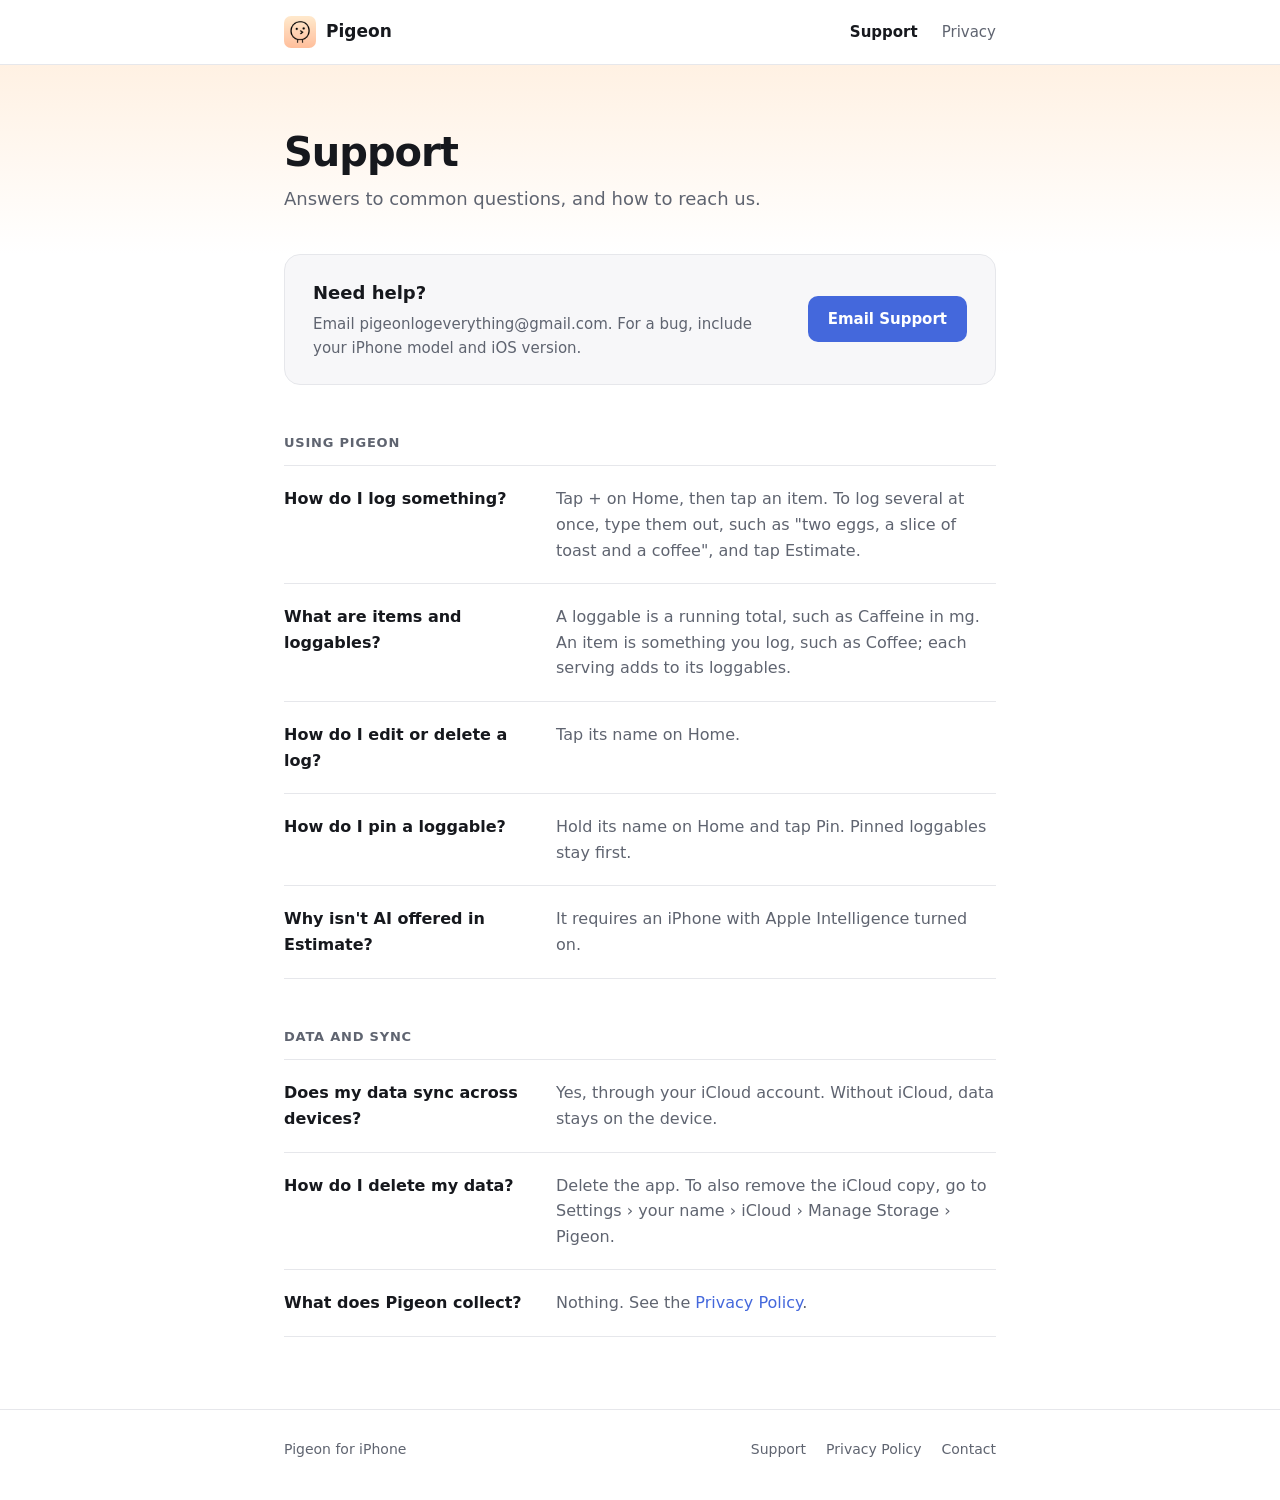
<file: index.html>
<!doctype html>
<html lang="en">
<head>
  <meta charset="utf-8">
  <title>Pigeon</title>
  <script>location.replace("support/")</script>
  <meta http-equiv="refresh" content="0; url=support/">
  <link rel="canonical" href="https://orangehour.github.io/pigeon/support/">
</head>
<body>
  <a href="support/">Pigeon Support</a>
</body>
</html>
</file>
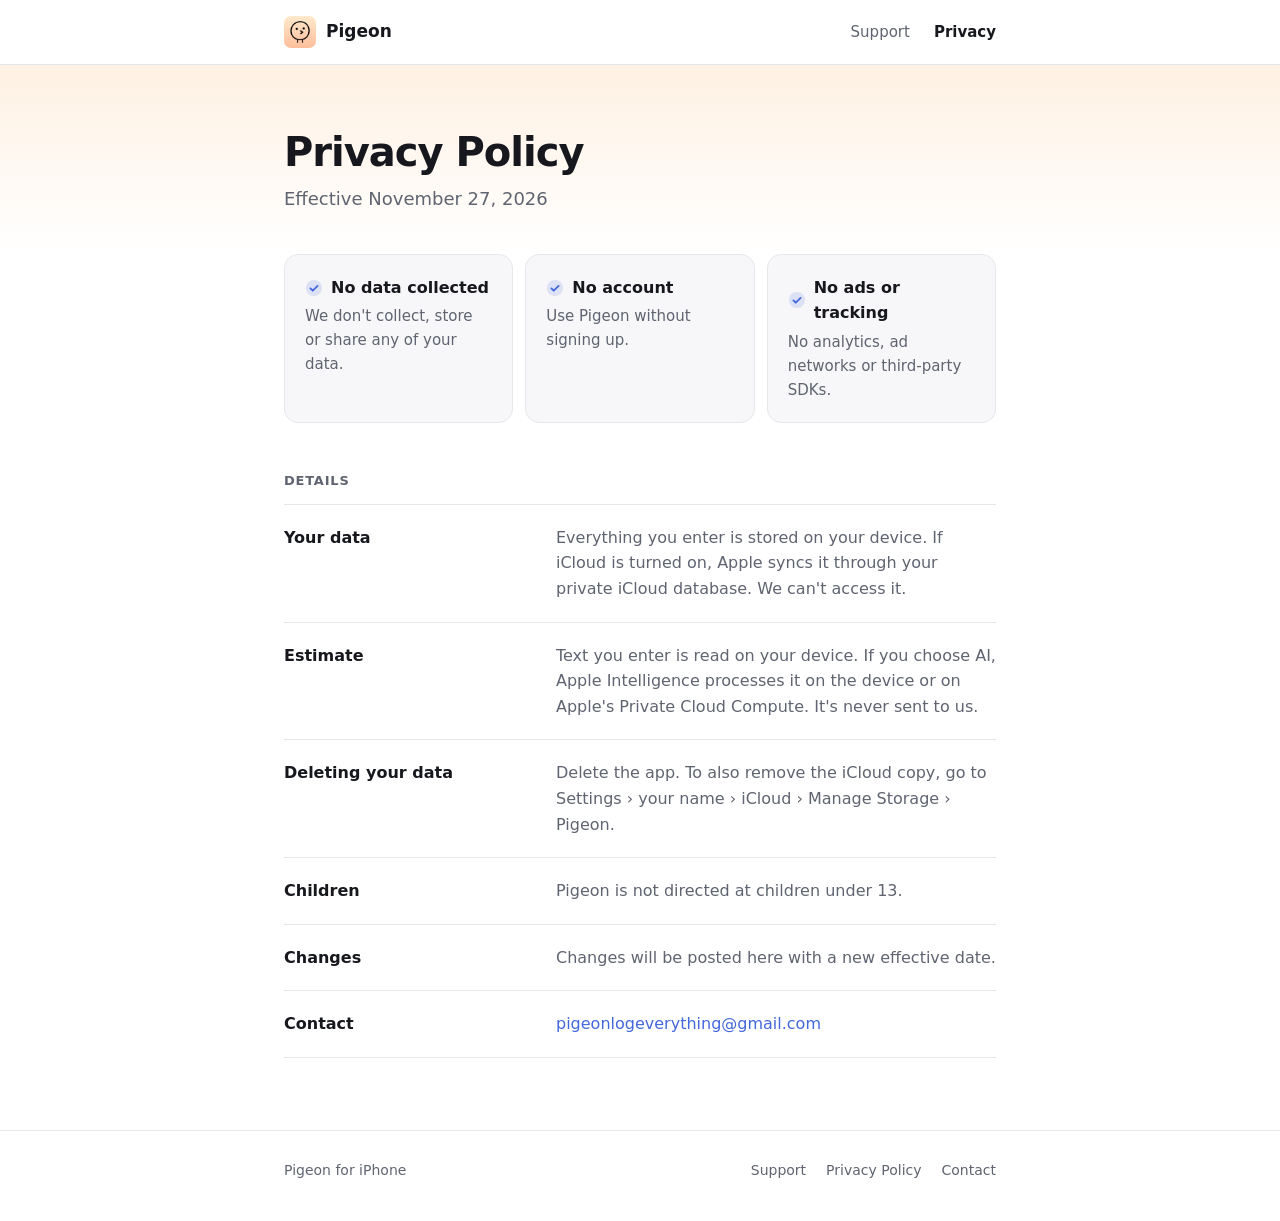
<file: privacy/index.html>
<!doctype html>
<html lang="en">
<head>
  <meta charset="utf-8">
  <meta name="viewport" content="width=device-width, initial-scale=1">
  <title>Privacy Policy · Pigeon</title>
  <meta name="description" content="Pigeon collects no data: no account, no analytics, no ads and no tracking.">
  <link rel="icon" href="../icon.png">
  <link rel="apple-touch-icon" href="../icon.png">
  <link rel="stylesheet" href="../style.css">
</head>
<body>
<svg width="0" height="0" style="position:absolute" aria-hidden="true">
  <symbol id="check" viewBox="0 0 20 20">
    <circle cx="10" cy="10" r="9" fill="currentColor" opacity="0.15"/>
    <path d="M6 10.4l2.6 2.6L14 7.6" fill="none" stroke="currentColor" stroke-width="2" stroke-linecap="round" stroke-linejoin="round"/>
  </symbol>
</svg>

<header class="bar">
  <div class="wrap">
    <a class="brand" href="../support/"><img src="../icon.png" alt="">Pigeon</a>
    <nav>
      <a href="../support/">Support</a>
      <a href="../privacy/" aria-current="page">Privacy</a>
    </nav>
  </div>
</header>

<section class="hero">
  <div class="wrap">
    <h1>Privacy Policy</h1>
    <p class="lede">Effective November 27, 2026</p>
  </div>
</section>

<main class="wrap">
  <div class="glance">
    <div>
      <h3><svg><use href="#check"/></svg>No data collected</h3>
      <p>We don't collect, store or share any of your data.</p>
    </div>
    <div>
      <h3><svg><use href="#check"/></svg>No account</h3>
      <p>Use Pigeon without signing up.</p>
    </div>
    <div>
      <h3><svg><use href="#check"/></svg>No ads or tracking</h3>
      <p>No analytics, ad networks or third-party SDKs.</p>
    </div>
  </div>

  <h2>Details</h2>
  <div class="list">
    <div>
      <h3>Your data</h3>
      <p>Everything you enter is stored on your device. If iCloud is turned on, Apple syncs it through your private iCloud database. We can't access it.</p>
    </div>
    <div>
      <h3>Estimate</h3>
      <p>Text you enter is read on your device. If you choose AI, Apple Intelligence processes it on the device or on Apple's Private Cloud Compute. It's never sent to us.</p>
    </div>
    <div>
      <h3>Deleting your data</h3>
      <p>Delete the app. To also remove the iCloud copy, go to Settings › your name › iCloud › Manage Storage › Pigeon.</p>
    </div>
    <div>
      <h3>Children</h3>
      <p>Pigeon is not directed at children under 13.</p>
    </div>
    <div>
      <h3>Changes</h3>
      <p>Changes will be posted here with a new effective date.</p>
    </div>
    <div>
      <h3>Contact</h3>
      <p><a href="mailto:pigeonlogeverything@gmail.com">pigeonlogeverything@gmail.com</a></p>
    </div>
  </div>
</main>

<footer>
  <div class="wrap">
    <span>Pigeon for iPhone</span>
    <nav>
      <a href="../support/">Support</a>
      <a href="../privacy/">Privacy Policy</a>
      <a href="mailto:pigeonlogeverything@gmail.com">Contact</a>
    </nav>
  </div>
</footer>
</body>
</html>
</file>
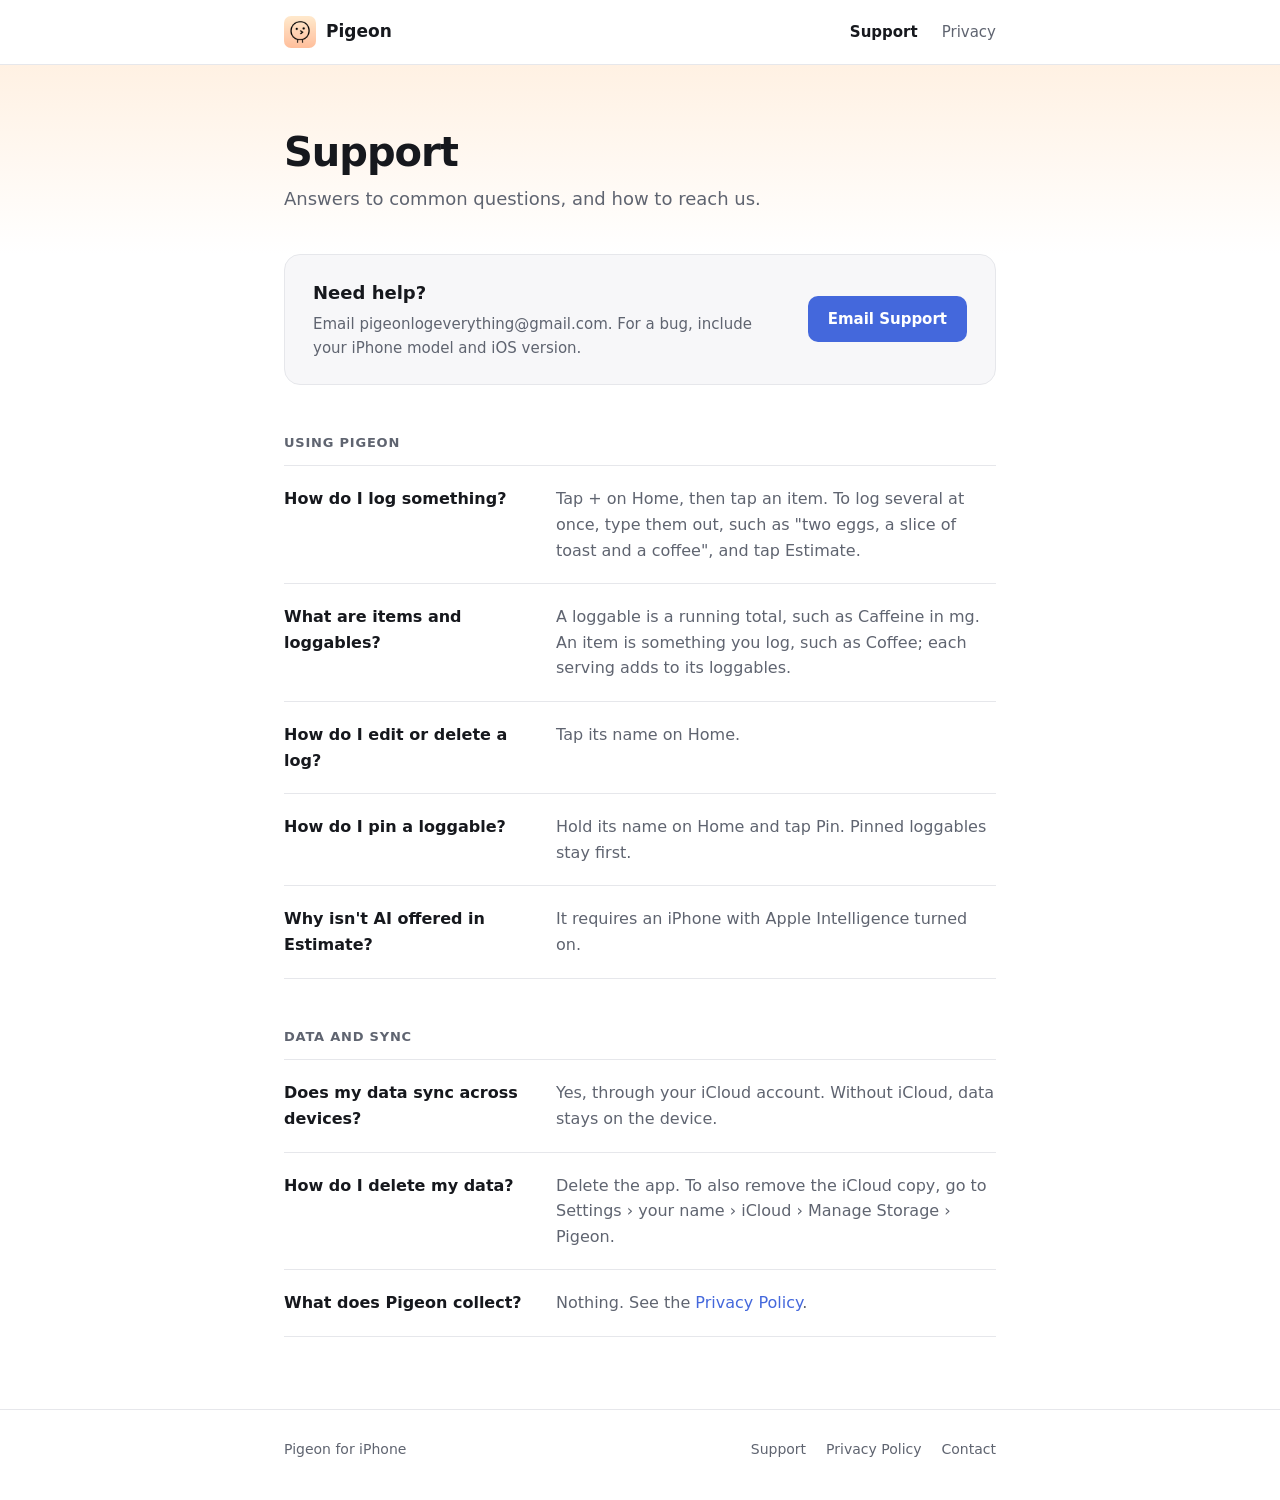
<file: support/index.html>
<!doctype html>
<html lang="en">
<head>
  <meta charset="utf-8">
  <meta name="viewport" content="width=device-width, initial-scale=1">
  <title>Support · Pigeon</title>
  <meta name="description" content="Help and contact for Pigeon for iPhone.">
  <link rel="icon" href="../icon.png">
  <link rel="apple-touch-icon" href="../icon.png">
  <link rel="stylesheet" href="../style.css">
</head>
<body>
<header class="bar">
  <div class="wrap">
    <a class="brand" href="../support/"><img src="../icon.png" alt="">Pigeon</a>
    <nav>
      <a href="../support/" aria-current="page">Support</a>
      <a href="../privacy/">Privacy</a>
    </nav>
  </div>
</header>

<section class="hero">
  <div class="wrap">
    <h1>Support</h1>
    <p class="lede">Answers to common questions, and how to reach us.</p>
  </div>
</section>

<main class="wrap">
  <div class="contact">
    <div>
      <h3>Need help?</h3>
      <p>Email pigeonlogeverything@gmail.com. For a bug, include your iPhone model and iOS version.</p>
    </div>
    <a class="button" href="mailto:pigeonlogeverything@gmail.com">Email Support</a>
  </div>

  <h2>Using Pigeon</h2>
  <div class="list">
    <div>
      <h3>How do I log something?</h3>
      <p>Tap + on Home, then tap an item. To log several at once, type them out, such as "two eggs, a slice of toast and a coffee", and tap Estimate.</p>
    </div>
    <div>
      <h3>What are items and loggables?</h3>
      <p>A loggable is a running total, such as Caffeine in mg. An item is something you log, such as Coffee; each serving adds to its loggables.</p>
    </div>
    <div>
      <h3>How do I edit or delete a log?</h3>
      <p>Tap its name on Home.</p>
    </div>
    <div>
      <h3>How do I pin a loggable?</h3>
      <p>Hold its name on Home and tap Pin. Pinned loggables stay first.</p>
    </div>
    <div>
      <h3>Why isn't AI offered in Estimate?</h3>
      <p>It requires an iPhone with Apple Intelligence turned on.</p>
    </div>
  </div>

  <h2>Data and Sync</h2>
  <div class="list">
    <div>
      <h3>Does my data sync across devices?</h3>
      <p>Yes, through your iCloud account. Without iCloud, data stays on the device.</p>
    </div>
    <div>
      <h3>How do I delete my data?</h3>
      <p>Delete the app. To also remove the iCloud copy, go to Settings › your name › iCloud › Manage Storage › Pigeon.</p>
    </div>
    <div>
      <h3>What does Pigeon collect?</h3>
      <p>Nothing. See the <a href="../privacy/">Privacy Policy</a>.</p>
    </div>
  </div>
</main>

<footer>
  <div class="wrap">
    <span>Pigeon for iPhone</span>
    <nav>
      <a href="../support/">Support</a>
      <a href="../privacy/">Privacy Policy</a>
      <a href="mailto:pigeonlogeverything@gmail.com">Contact</a>
    </nav>
  </div>
</footer>
</body>
</html>
</file>
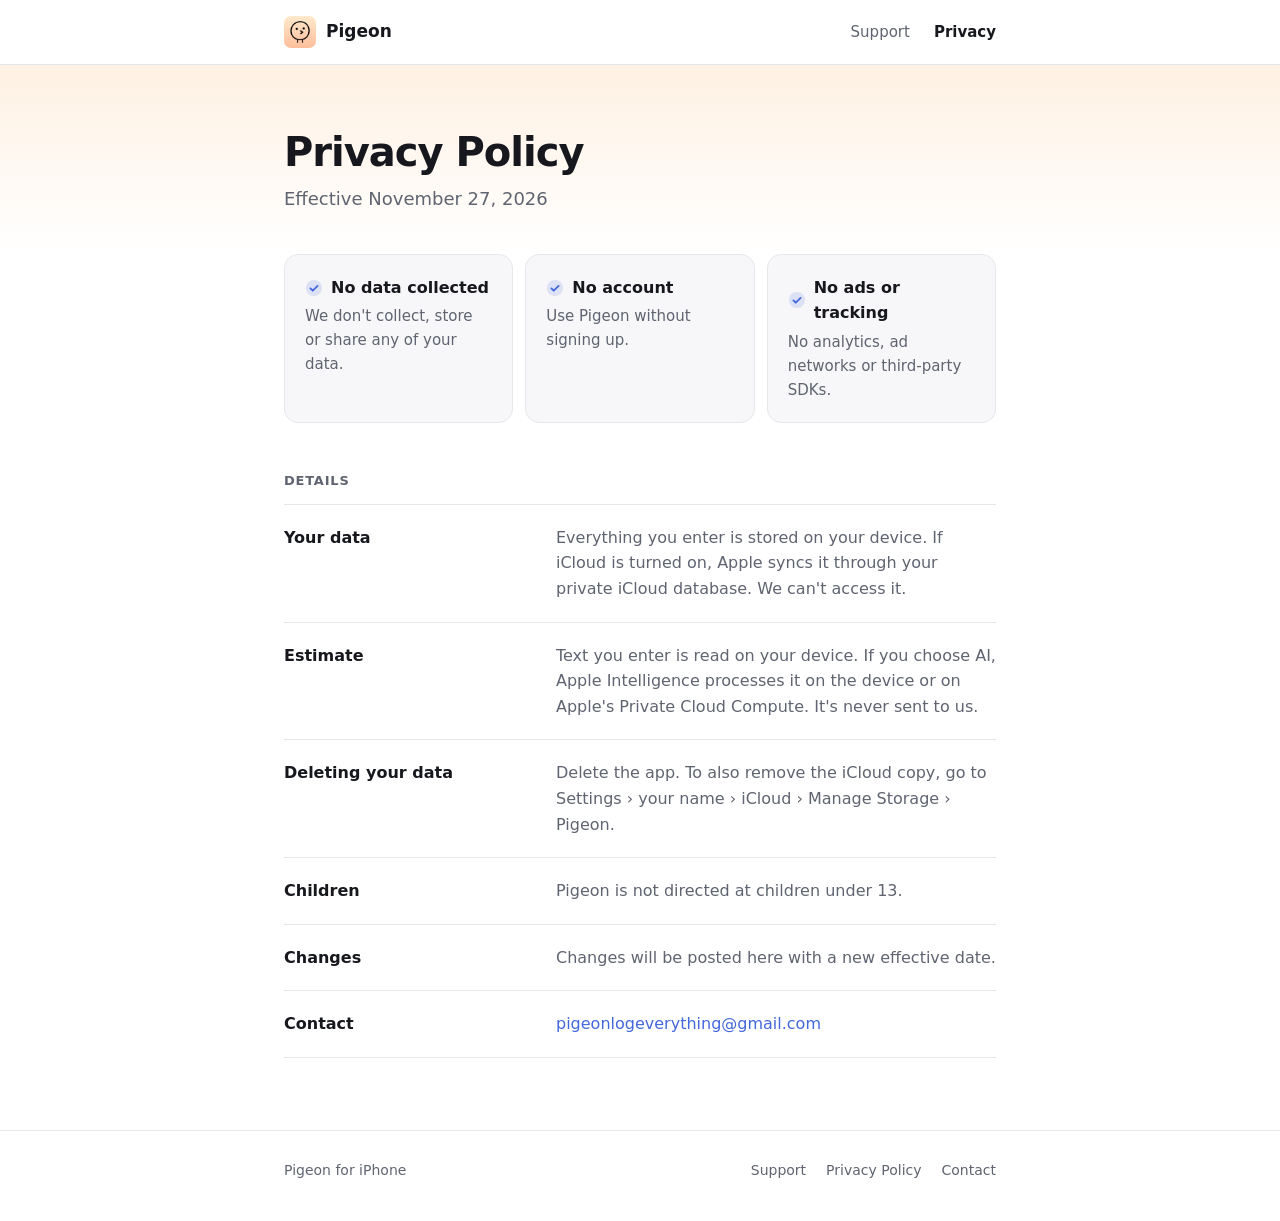
<file: privacy.html>
<!doctype html>
<html lang="en">
<head>
  <meta charset="utf-8">
  <meta name="viewport" content="width=device-width, initial-scale=1">
  <title>Privacy Policy · Pigeon</title>
  <meta name="description" content="Pigeon collects no data: no account, no analytics, no ads and no tracking.">
  <link rel="icon" href="icon.png">
  <link rel="apple-touch-icon" href="icon.png">
  <link rel="stylesheet" href="style.css">
</head>
<body>
<svg width="0" height="0" style="position:absolute" aria-hidden="true">
  <symbol id="check" viewBox="0 0 20 20">
    <circle cx="10" cy="10" r="9" fill="currentColor" opacity="0.15"/>
    <path d="M6 10.4l2.6 2.6L14 7.6" fill="none" stroke="currentColor" stroke-width="2" stroke-linecap="round" stroke-linejoin="round"/>
  </symbol>
</svg>

<header class="bar">
  <div class="wrap">
    <a class="brand" href="./"><img src="icon.png" alt="">Pigeon</a>
    <nav>
      <a href="./">Support</a>
      <a href="privacy.html" aria-current="page">Privacy</a>
    </nav>
  </div>
</header>

<section class="hero">
  <div class="wrap">
    <h1>Privacy Policy</h1>
    <p class="lede">Effective November 27, 2026</p>
  </div>
</section>

<main class="wrap">
  <div class="glance">
    <div>
      <h3><svg><use href="#check"/></svg>No data collected</h3>
      <p>We don't collect, store or share any of your data.</p>
    </div>
    <div>
      <h3><svg><use href="#check"/></svg>No account</h3>
      <p>Use Pigeon without signing up.</p>
    </div>
    <div>
      <h3><svg><use href="#check"/></svg>No ads or tracking</h3>
      <p>No analytics, ad networks or third-party SDKs.</p>
    </div>
  </div>

  <h2>Details</h2>
  <div class="list">
    <div>
      <h3>Your data</h3>
      <p>Everything you enter is stored on your device. If iCloud is turned on, Apple syncs it through your private iCloud database. We can't access it.</p>
    </div>
    <div>
      <h3>Estimate</h3>
      <p>Text you enter is read on your device. If you choose AI, Apple Intelligence processes it on the device or on Apple's Private Cloud Compute. It's never sent to us.</p>
    </div>
    <div>
      <h3>Deleting your data</h3>
      <p>Delete the app. To also remove the iCloud copy, go to Settings › your name › iCloud › Manage Storage › Pigeon.</p>
    </div>
    <div>
      <h3>Children</h3>
      <p>Pigeon is not directed at children under 13.</p>
    </div>
    <div>
      <h3>Changes</h3>
      <p>Changes will be posted here with a new effective date.</p>
    </div>
    <div>
      <h3>Contact</h3>
      <p><a href="mailto:pigeonlogeverything@gmail.com">pigeonlogeverything@gmail.com</a></p>
    </div>
  </div>
</main>

<footer>
  <div class="wrap">
    <span>Pigeon for iPhone</span>
    <nav>
      <a href="./">Support</a>
      <a href="privacy.html">Privacy Policy</a>
      <a href="mailto:pigeonlogeverything@gmail.com">Contact</a>
    </nav>
  </div>
</footer>
</body>
</html>
</file>
<file: style.css>
:root {
  color-scheme: light dark;
  --bg: #ffffff;
  --band: #fff1e3;
  --surface: #f7f7f9;
  --text: #16181d;
  --muted: #5f6470;
  --border: #e6e7eb;
  --accent: #4468dc;
  --accent-fill: #4468dc;
  --on-accent: #ffffff;
}

@media (prefers-color-scheme: dark) {
  :root {
    --bg: #0f1115;
    --band: #1a1712;
    --surface: #171a21;
    --text: #eceef3;
    --muted: #9ba0ad;
    --border: #262a33;
    --accent: #9db4ff;
    --accent-fill: #5270e2;
  }
}

* {
  box-sizing: border-box;
}

body {
  margin: 0;
  background: var(--bg);
  color: var(--text);
  font: 16px/1.6 -apple-system, BlinkMacSystemFont, "SF Pro Text", "Segoe UI", system-ui, sans-serif;
  -webkit-font-smoothing: antialiased;
}

a {
  color: var(--accent);
  text-decoration: none;
}

a:hover {
  text-decoration: underline;
}

.wrap {
  max-width: 760px;
  margin: 0 auto;
  padding: 0 24px;
}

/* Top bar */
.bar {
  border-bottom: 1px solid var(--border);
}

.bar .wrap {
  display: flex;
  align-items: center;
  justify-content: space-between;
  height: 64px;
}

.brand {
  display: flex;
  align-items: center;
  gap: 10px;
  color: var(--text);
  font-weight: 650;
  font-size: 17px;
}

.brand:hover {
  text-decoration: none;
}

.brand img {
  width: 32px;
  height: 32px;
  border-radius: 22%;
}

nav {
  display: flex;
  gap: 24px;
  font-size: 15px;
}

nav a {
  color: var(--muted);
}

nav a[aria-current="page"] {
  color: var(--text);
  font-weight: 600;
}

/* Page title */
.hero {
  background: linear-gradient(var(--band), var(--bg));
  padding: 64px 0 40px;
}

h1 {
  margin: 0;
  font-size: 40px;
  line-height: 1.15;
  font-weight: 700;
  letter-spacing: -0.025em;
}

.lede {
  margin: 10px 0 0;
  color: var(--muted);
  font-size: 18px;
}

h2 {
  margin: 48px 0 12px;
  font-size: 13px;
  font-weight: 600;
  letter-spacing: 0.06em;
  text-transform: uppercase;
  color: var(--muted);
}

p {
  margin: 0;
}

/* Contact */
.contact {
  display: flex;
  align-items: center;
  justify-content: space-between;
  gap: 24px;
  padding: 24px 28px;
  border: 1px solid var(--border);
  border-radius: 16px;
  background: var(--surface);
}

.contact h3 {
  margin: 0 0 4px;
  font-size: 18px;
}

.contact p {
  color: var(--muted);
  font-size: 15px;
}

.button {
  flex: none;
  padding: 11px 20px;
  border-radius: 10px;
  background: var(--accent-fill);
  color: var(--on-accent);
  font-weight: 600;
  font-size: 15px;
}

.button:hover {
  text-decoration: none;
  filter: brightness(1.08);
}

/* Questions and policy sections */
.list {
  border-top: 1px solid var(--border);
}

.list > div {
  display: grid;
  grid-template-columns: 240px 1fr;
  gap: 32px;
  padding: 20px 0;
  border-bottom: 1px solid var(--border);
}

.list h3 {
  margin: 0;
  font-size: 16px;
  font-weight: 600;
}

.list p {
  color: var(--muted);
}

/* Privacy at a glance */
.glance {
  display: grid;
  grid-template-columns: repeat(3, 1fr);
  gap: 12px;
}

.glance div {
  padding: 20px;
  border: 1px solid var(--border);
  border-radius: 14px;
  background: var(--surface);
}

.glance h3 {
  display: flex;
  align-items: center;
  gap: 8px;
  margin: 0 0 4px;
  font-size: 16px;
}

.glance svg {
  width: 18px;
  height: 18px;
  flex: none;
  color: var(--accent);
}

.glance p {
  color: var(--muted);
  font-size: 15px;
}

footer {
  margin-top: 72px;
  border-top: 1px solid var(--border);
  padding: 28px 0 40px;
  color: var(--muted);
  font-size: 14px;
}

footer .wrap {
  display: flex;
  justify-content: space-between;
  gap: 16px;
  flex-wrap: wrap;
}

footer nav {
  gap: 20px;
  font-size: 14px;
}

@media (max-width: 640px) {
  .hero {
    padding: 44px 0 28px;
  }

  h1 {
    font-size: 32px;
  }

  .contact {
    flex-direction: column;
    align-items: flex-start;
  }

  .list > div {
    grid-template-columns: 1fr;
    gap: 6px;
  }

  .glance {
    grid-template-columns: 1fr;
  }
}
</file>
